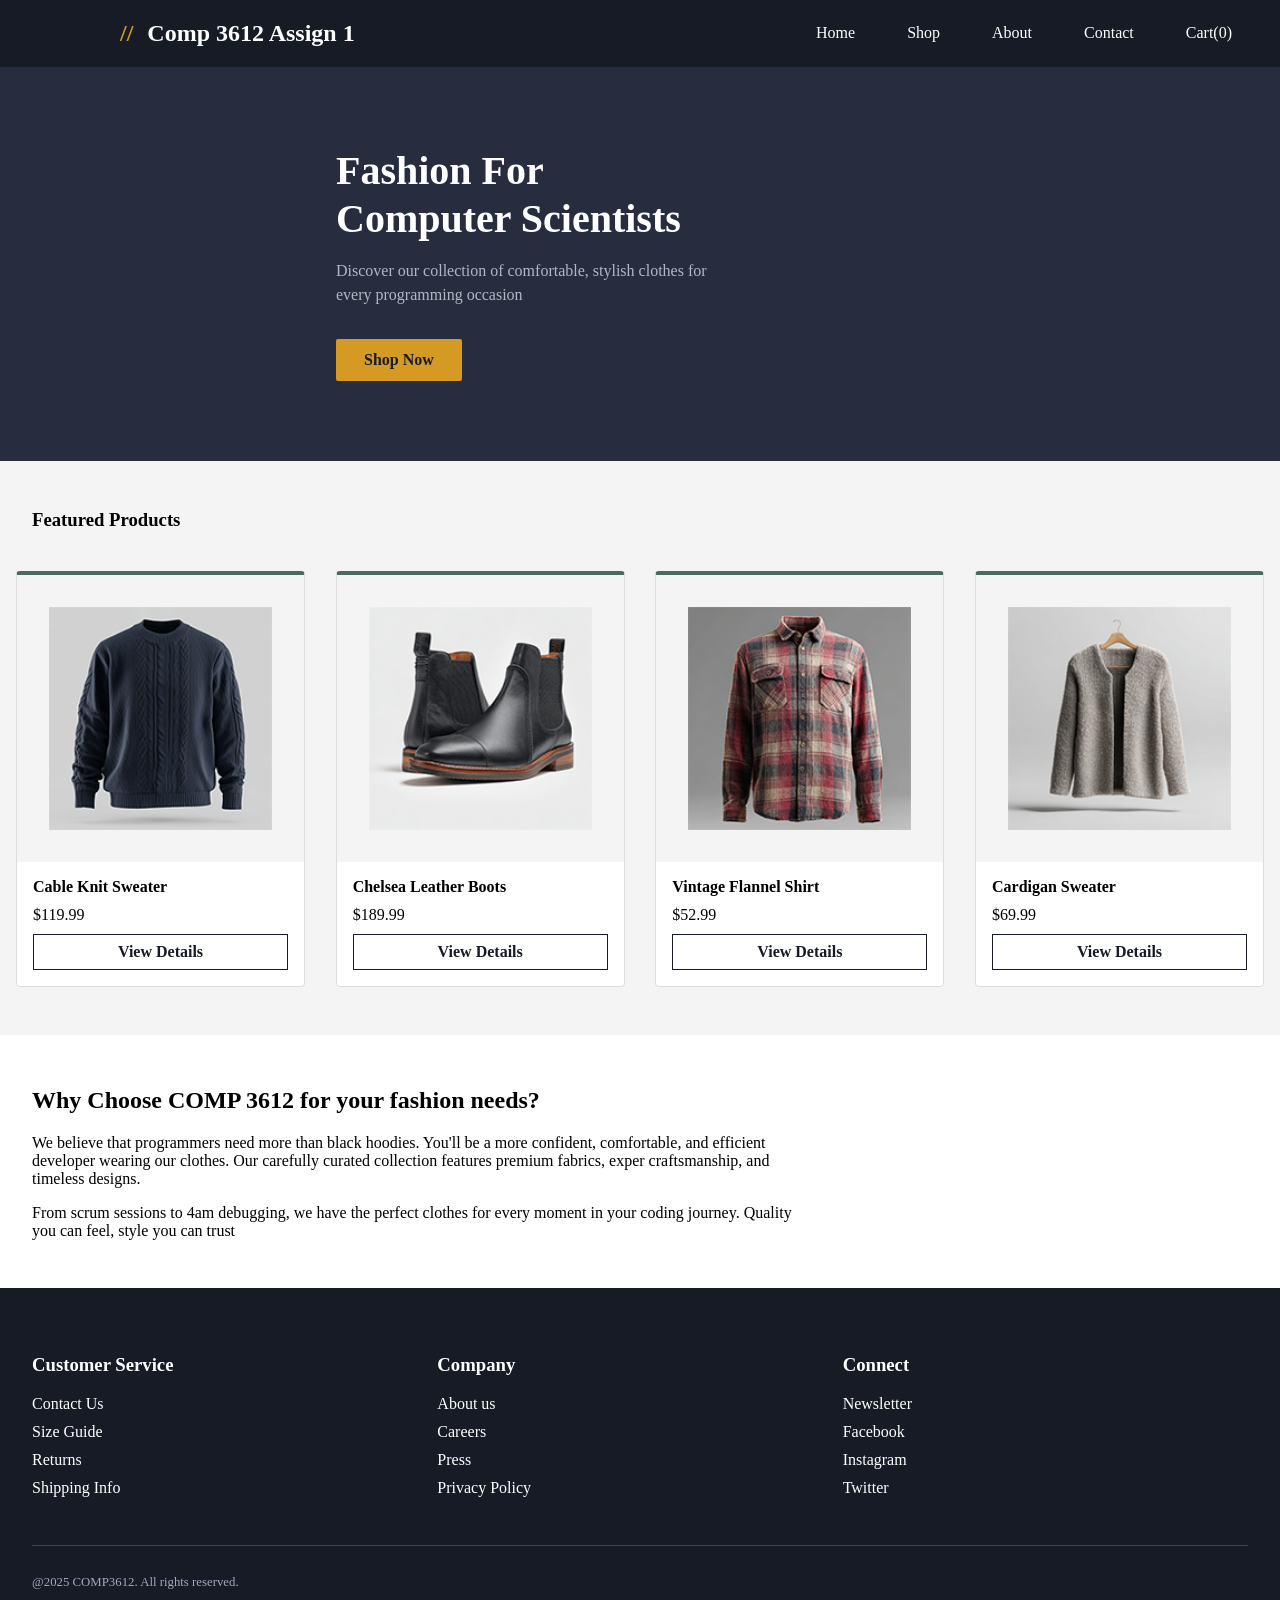
<file: index.html>
<!DOCTYPE html>
<head>
    <meta charset="utf-8">
    <title>Comp 3612 Assignment 1</title>
    <link href="styles.css" rel="stylesheet">

</head>
<body>
    <header>
        <h2><span class = "header-slash">//</span> Comp 3612 Assign 1</h2>
        <nav>
            <a href="index.html" class="NavButton">Home</a>
            <a href="#" class="NavButton">Shop</a>
            <a href="about.html" class="NavButton">About</a>
            <a href="#" class="NavButton">Contact</a>
            <a href="#" class="NavButton">Cart(0)</a>
        </nav>
    </header>
    <section class="hero">
        <div class = "hero-content">
            <h1>Fashion For<br> Computer Scientists</h1>
            <p>Discover our collection of comfortable, stylish clothes for every programming occasion</p>
            <a href="#" class="hero-button">Shop Now</a>
        </div>
    </section>
    <main>
        <article class = "featured-section">
            <h3> Featured Products</h3>
            <div class="Product-grid">
                <section class = "Products">
                    <div class = "product-image-container">
                        <img src="images/003-small-front.png">
                    </div>
                    <div class="product-info">
                        <h4>Cable Knit Sweater</h4>
                        <p class="prices">$119.99</p>
                        <a href="product.html" class="ProductButton">View Details</a>
                    </div>
                </section>
                <section class = "Products">
                    <div class = "product-image-container">
                        <img src="images/008-small-front.png">
                    </div>
                    <div class="product-info">
                        <h4>Chelsea Leather Boots</h4>
                        <p class = "prices">$189.99</p>
                        <a href="product.html" class ="ProductButton">View Details</a>
                    </div>
                </section>
                <section class = "Products">
                    <div class = "product-image-container">
                        <img src="images/011-small-front.png">
                    </div>
                    <div class="product-info">
                        <h4>Vintage Flannel Shirt</h4>
                        <p class = "prices">$52.99</p>
                        <a href="product.html" class = "ProductButton">View Details</a>
                    </div>
                </section>
                <section class = "Products">
                    <div class = "product-image-container">
                        <img src="images/009-small-front.png">
                    </div>
                    <div class="product-info">
                        <h4>Cardigan Sweater</h4>
                        <p class = "prices">$69.99</p>
                        <a href="product.html" class = "ProductButton">View Details</a>
                    </div>
                </section>
            </div>
        </article>
        <section class= "mission-statement">
            <h2>Why Choose COMP 3612 for your fashion needs?</h2>
            <p>We believe that programmers need more than black hoodies. You'll be a more
            confident, comfortable, and efficient developer wearing our clothes. Our carefully curated collection features premium fabrics, exper craftsmanship, and timeless designs.</p>
            
            <p>From scrum sessions to 4am debugging, we have the perfect clothes for every moment in your coding journey. Quality you can feel, style you can trust</p>
        </section>
    </main>
        <footer>
            <div class ="Footer-Information">
                <div class="Footer-Column">
                    <h3>Customer Service</h3>
                    <ul>
                        <li><a href="#">Contact Us</a></li>
                        <li><a href ="#">Size Guide</a></li>
                        <li><a href="#">Returns</a></li>
                        <li><a href="#">Shipping Info</a></li>
                    </ul>
                </div>
                <div class="Footer-Column">
                <h3>Company</h3>
                    <ul>
                        <li><a href="about.html">About us</a></li>
                        <li><a href="#">Careers</a></li>
                        <li><a href="#">Press</a></li>
                        <li><a href="#">Privacy Policy</a></li>
                    </ul>
                </div>
                <div class="Footer-Column">
                    <h3>Connect</h3>
                    <ul>
                        <li><a href="#">Newsletter</a></li>
                        <li><a href="#">Facebook</a></li>
                        <li><a href="#">Instagram</a></li>
                        <li><a href="#">Twitter</a></li>
                    </ul>
                </div>
                </div>
            <div class="footer-extras">
                <p>@2025 COMP3612. All rights reserved.</p>
            </div>
        </footer>

</body>
</file>
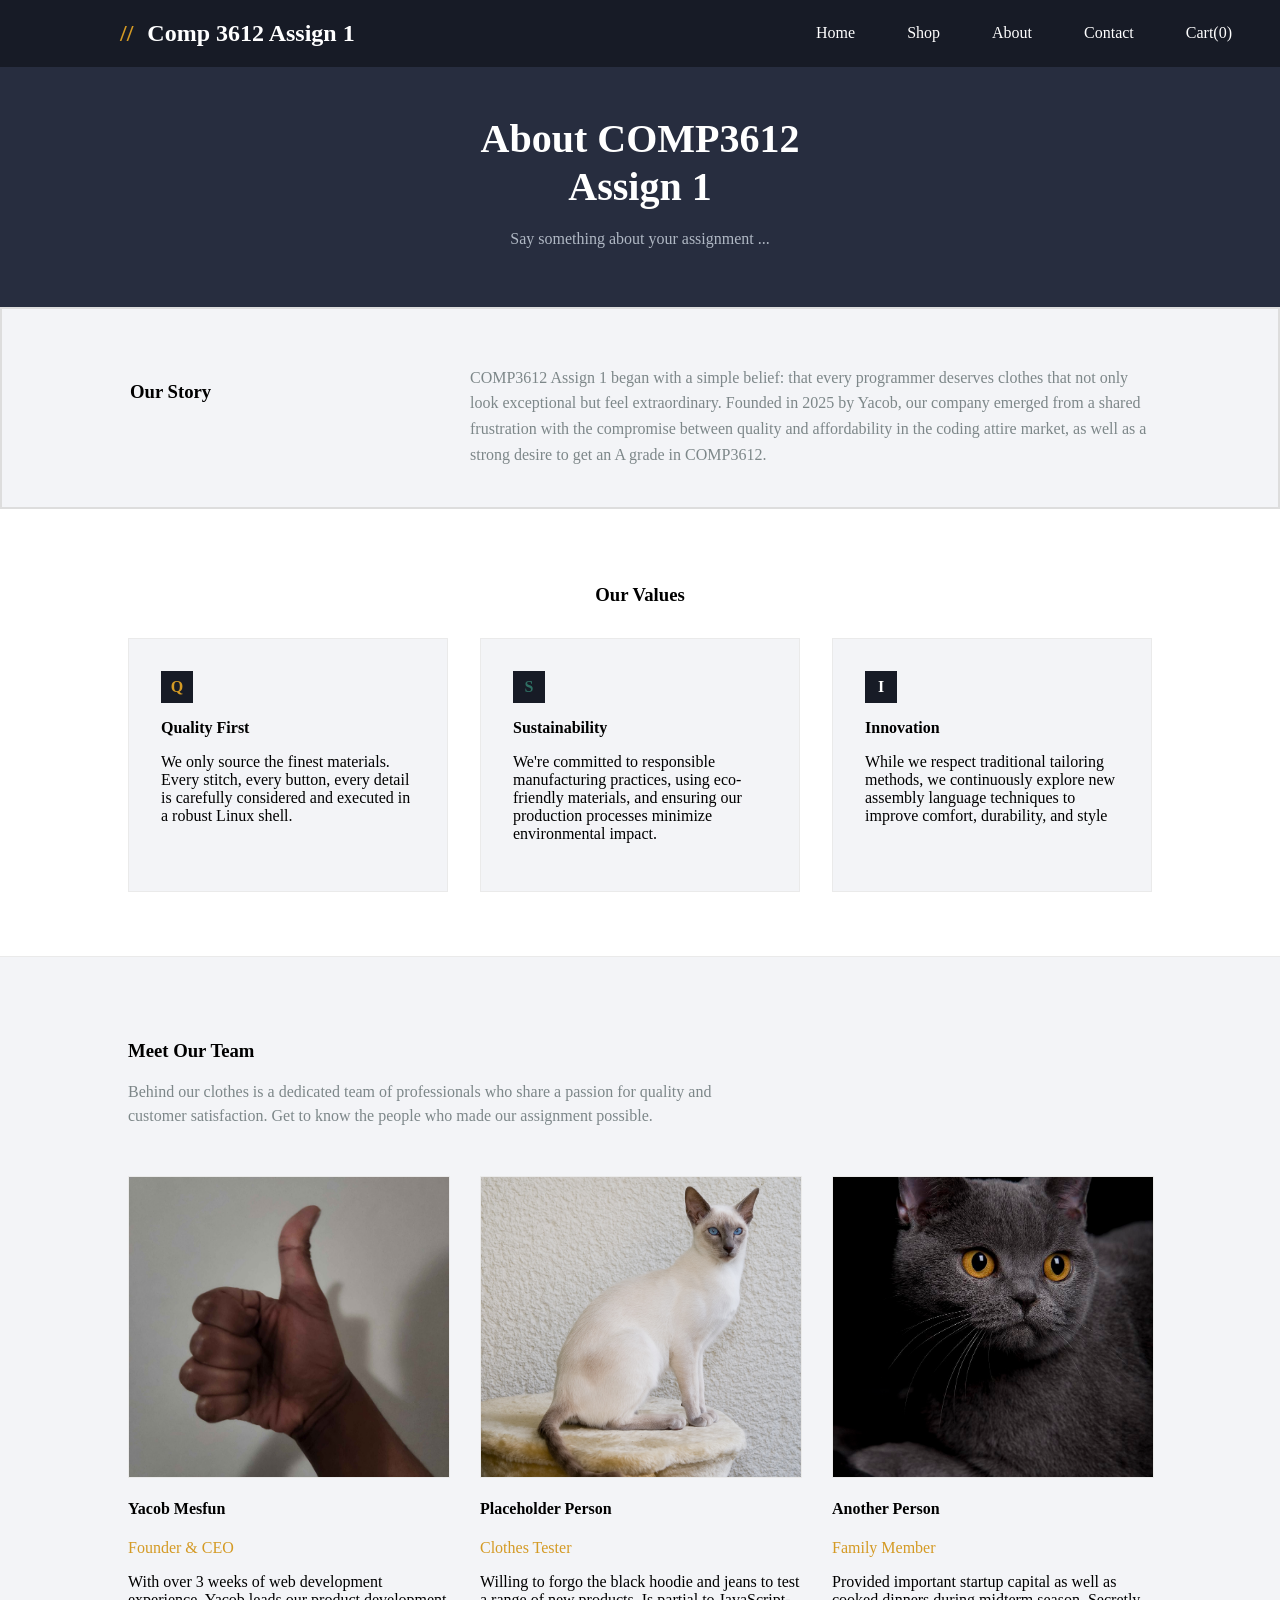
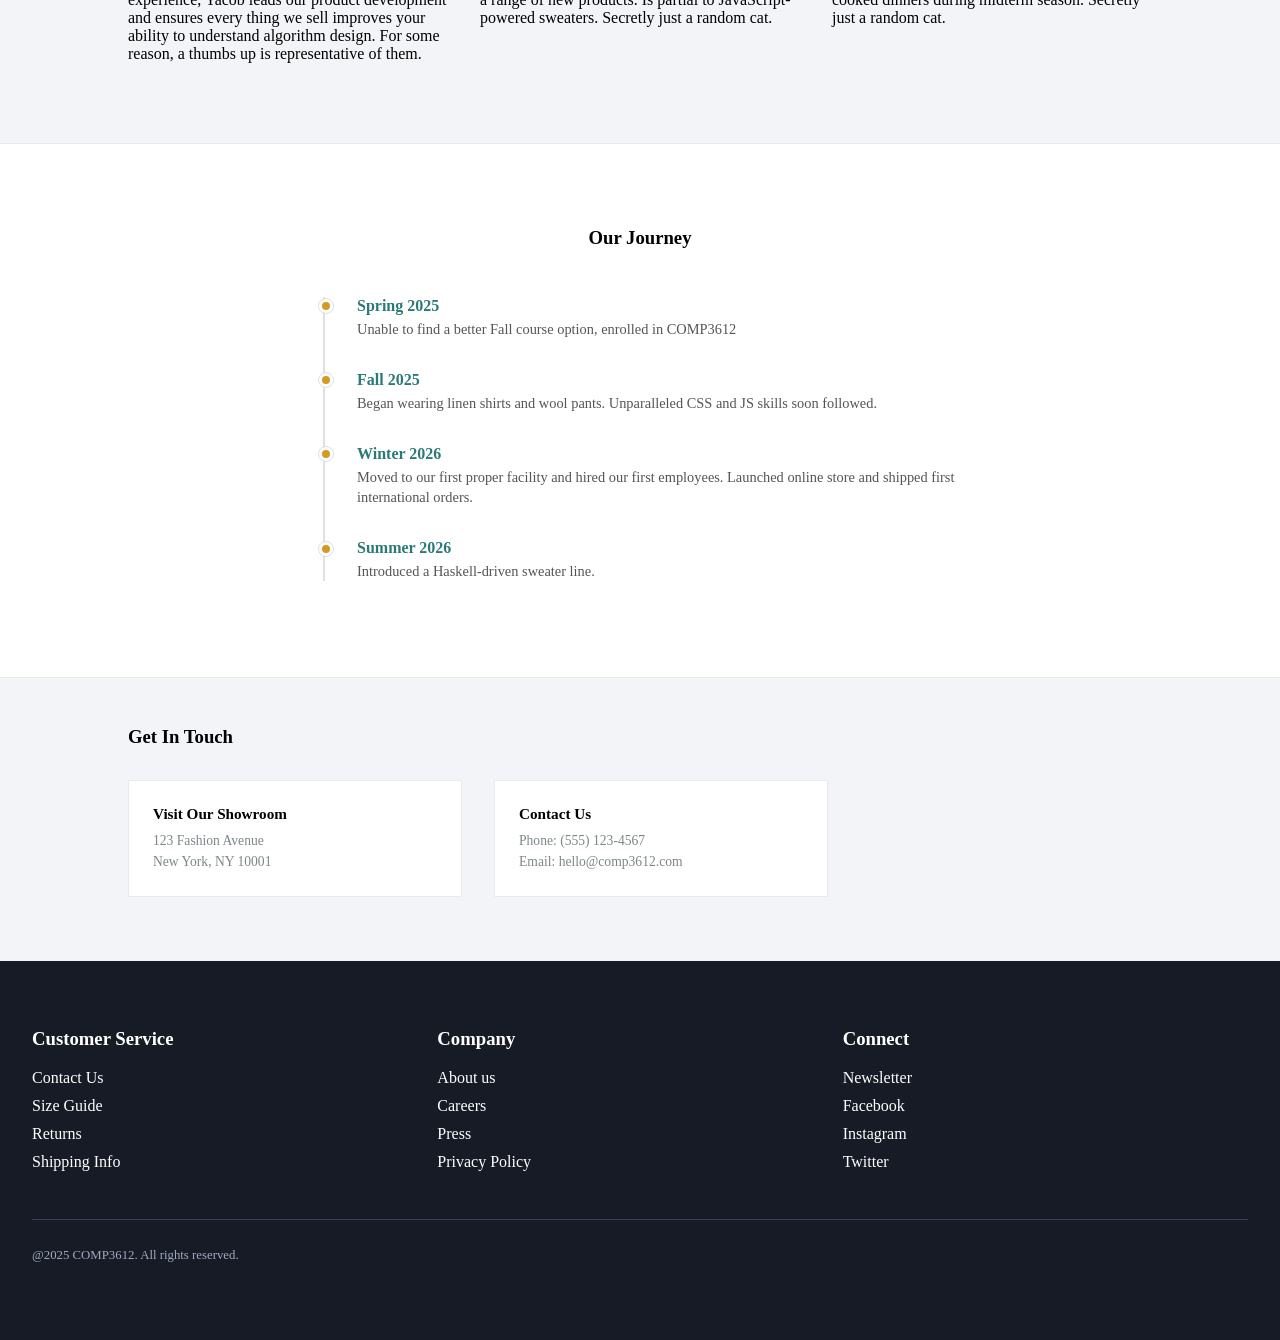
<file: about.html>
<!DOCTYPE html>
<head>
    <meta charset="utf-8">
    <title>Comp 3612 Assignment 1</title>
    <link href="styles.css" rel="stylesheet">

</head>
<body>
    <header>
        <h2><span class = "header-slash">//</span> Comp 3612 Assign 1</h2>
        <nav>
            <a href="index.html" class="NavButton">Home</a>
            <a href="#" class="NavButton">Shop</a>
            <a href="about.html" class="NavButton">About</a>
            <a href="#" class="NavButton">Contact</a>
            <a href="#" class="NavButton">Cart(0)</a>
        </nav>
    </header>
    <section class="hero-about">
        <div class="hero-content" style="text-align: center; margin: 0 auto;">
            <h1>About COMP3612 Assign 1</h1>
            <p>Say something about your assignment ...</p>
        </div>
    </section>

    <main>
        <section class="our-story">
            <div class="story-title">
                <h3>Our Story</h3>
            </div>
            <div class="story-text">
                <p>COMP3612 Assign 1 began with a simple belief: that every programmer deserves clothes that not only look exceptional but feel extraordinary. Founded in 2025 by Yacob, our company emerged from a shared frustration with the compromise between quality and affordability in the coding attire market, as well as a strong desire to get an A grade in COMP3612.</p>
            </div>
        </section>
        <section class="about-our-values">
            <h3>Our Values</h3>
            <div class="about-values">
                <div class="value-card">
                    <div class="value-icon-q">Q</div>
                    <h4> Quality First</h4>
                    <p>We only source the finest materials. Every stitch, every button, every detail is carefully considered and executed in a robust Linux shell.</p>
                </div>
                <div class="value-card">
                    <div class="value-icon-s">S</div>
                    <h4>Sustainability</h4>
                    <p>We're committed to responsible manufacturing practices, using eco-friendly materials, and ensuring our production processes minimize environmental impact.</p>
                </div>
                <div class="value-card">
                    <div class="value-icon-i">I</div>
                    <h4>Innovation</h4>
                    <p>While we respect traditional tailoring methods, we continuously explore new assembly language techniques to improve comfort, durability, and style</p>
                </div>

            </div>

        </section>
        <section class = "meet-our-team">
            <div class="team-header">
                <h3>Meet Our Team</h3>
                <p>Behind our clothes is a dedicated team of professionals who share a passion for quality and customer satisfaction. Get to know the people who made our assignment possible.</p>
            </div>
            <div class ="team-grid">
                <div class= "team-mate">
                    <img src="images/20261009_053830.jpg" class="team-photo" alt="[CEO]">
                    <h4>Yacob Mesfun</h4>
                    <span class= "team-role">Founder & CEO</span>
                    <p>With over 3 weeks of web development experience, Yacob leads our product development and ensures every thing we sell improves your ability to understand algorithm design. For some reason, a thumbs up is representative of them.</p>
                </div>
                <div class= "team-mate">
                    <img src="images/wiki_cat1.jpg" class="team-photo" alt="[Clothes Tester]">
                    <h4>Placeholder Person</h4>
                    <span class= "team-role">Clothes Tester</span>
                    <p>Willing to forgo the black hoodie and jeans to test a range of new products. Is partial to JavaScript-powered sweaters. Secretly just a random cat.</p>
                </div>
                <div class= "team-mate">
                    <img src="images/wiki_cat2.jpg" class="team-photo" alt="[Family Member]">
                    <h4>Another Person</h4>
                    <span class= "team-role">Family Member</span>
                    <p>Provided important startup capital as well as cooked dinners during midterm season. Secretly just a random cat.</p>
                </div>
            </div>
        </section>
        <section class = "Our-Journey">
            <h3>Our Journey</h3>
            <div class="timeline">
                <div class="timeline-item">
                    <span class="dot"></span>
                    <span class = "timeline-date">Spring 2025</span>
                    <p>Unable to find a better Fall course option, enrolled in COMP3612</p>
                </div>
                <div class="timeline-item">
                    <span class="dot"></span>                    
                    <span class = "timeline-date">Fall 2025</span>
                    <p>Began wearing linen shirts and wool pants. Unparalleled CSS and JS skills soon followed.</p>
                </div>
                <div class="timeline-item">
                    <span class="dot"></span>
                    <span class = "timeline-date">Winter 2026</span>
                    <p>Moved to our first proper facility and hired our first employees. Launched online store and shipped first international orders.</p>
                </div>
                <div class="timeline-item">
                    <span class="dot"></span>
                    <span class = "timeline-date">Summer 2026</span>
                    <p>Introduced a Haskell-driven sweater line.</p>
                </div>
            </div>
        </section>
        <section class="get-in-touch">
            <h3>Get In Touch</h3>
            <div class="touch-grid">
                <div class="touch-item">
                    <h4>Visit Our Showroom</h4>
                    <p>123 Fashion Avenue<br>New York, NY 10001</p>
                </div>
                <div class="touch-item">
                    <h4>Contact Us</h4>
                    <p>Phone: (555) 123-4567<br>Email: hello@comp3612.com</p>

                </div>
            </div>
        </section>



    </main>
        <footer>
            <div class ="Footer-Information">
                <div class="Footer-Column">
                    <h3>Customer Service</h3>
                    <ul>
                        <li><a href="#">Contact Us</a></li>
                        <li><a href ="#">Size Guide</a></li>
                        <li><a href="#">Returns</a></li>
                        <li><a href="#">Shipping Info</a></li>
                    </ul>
                </div>
                <div class="Footer-Column">
                <h3>Company</h3>
                    <ul>
                        <li><a href="about.html">About us</a></li>
                        <li><a href="#">Careers</a></li>
                        <li><a href="#">Press</a></li>
                        <li><a href="#">Privacy Policy</a></li>
                    </ul>
                </div>
                <div class="Footer-Column">
                    <h3>Connect</h3>
                    <ul>
                        <li><a href="#">Newsletter</a></li>
                        <li><a href="#">Facebook</a></li>
                        <li><a href="#">Instagram</a></li>
                        <li><a href="#">Twitter</a></li>
                    </ul>
                </div>
                </div>
            <div class="footer-extras">
                <p>@2025 COMP3612. All rights reserved.</p>
            </div>
        </footer>
</body>
</file>
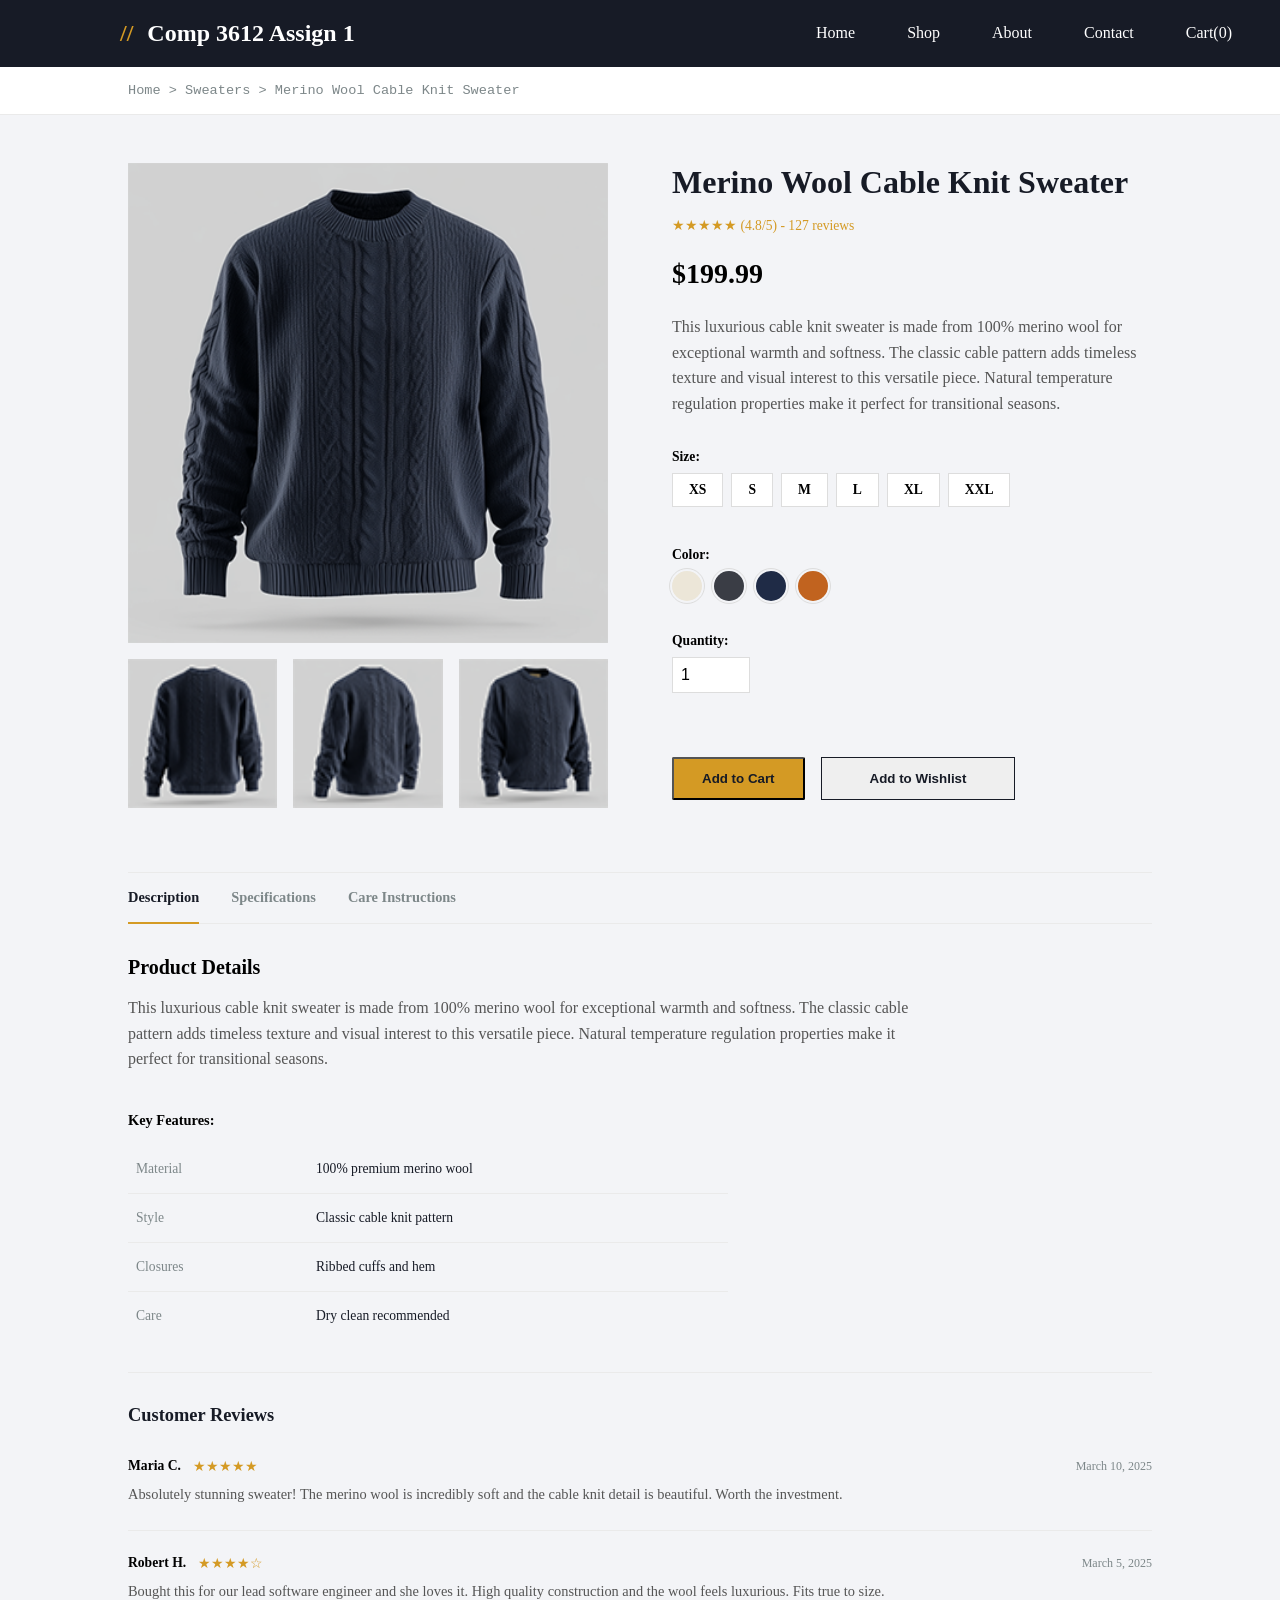
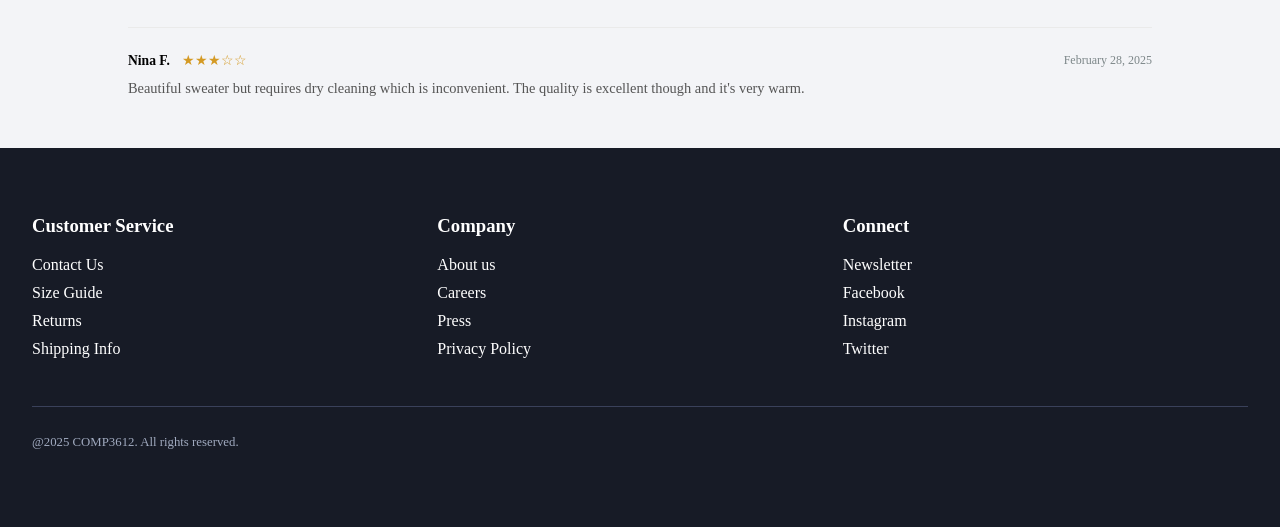
<file: product.html>
<!DOCTYPE html>
<head>
    <meta charset="utf-8">
    <title>Comp 3612 Assignment 1</title>
    <link href="styles.css" rel="stylesheet">

</head>
<body>
    <header>
        <h2><span class = "header-slash">//</span> Comp 3612 Assign 1</h2>
        <nav>
            <a href="index.html" class="NavButton">Home</a>
            <a href="#" class="NavButton">Shop</a>
            <a href="about.html" class="NavButton">About</a>
            <a href="#" class="NavButton">Contact</a>
            <a href="#" class="NavButton">Cart(0)</a>
        </nav>
    </header>
    <div class="directory-path">
        <p>Home > Sweaters > Merino Wool Cable Knit Sweater</p>
    </div>
    <main class="product-page">
        <section class="product-main">
            <div class="product-images">
                <div class="product-container"><img src="images/003-medium-front.png" alt="Merino Wool Sweater"></div>
                <div class="product-thumbnails">
                    <img src="images/003-thumb-back.png" alt="Sweater 1">
                    <img src="images/003-thumb-back-angle.png" alt="Sweater 2">
                    <img src="images/003-thumb-front-angle.png" alt="Sweater 3">
                </div>
            </div>
            <section class="product-details">
                <h1>Merino Wool Cable Knit Sweater</h1>
                <div class="product-reviews">
                    <span class="stars">★★★★★ (4.8/5) - 127 reviews</span>
                </div>
                <h2 class="product-price">$199.99</h2>
                <p class="product-description">This luxurious cable knit sweater is made from 100% merino wool for exceptional warmth and softness. The classic cable pattern adds timeless texture and visual interest to this versatile piece. Natural temperature regulation properties make it perfect for transitional seasons.</p>
                <form action="https://www.randyconnolly.com/tests/process.php" method="post">
                    <input type="hidden" name="id" value="3">
                    <div class="product-options">
                        <label>Size:</label>
                        <div class="size-buttons">
                            <input type="radio" id="size-xs" name="size" value="XS" class="hidden-radio">
                            <label for="size-xs" class="size-button">XS</label>
                            <input type="radio" id="size-s" name="size" value="S" class="hidden-radio">
                            <label for="size-s" class="size-button">S</label>
                            <input type="radio" id="size-m" name="size" value="M" class="hidden-radio">
                            <label for="size-m" class="size-button">M</label>
                            <input type="radio" id="size-l" name="size" value="L" class="hidden-radio">                                
                            <label for="size-l" class="size-button">L</label>
                            <input type="radio" id="size-xl" name="size" value="XL" class="hidden-radio">                                
                            <label for="size-xl" class="size-button">XL</label>
                            <input type="radio" id="size-xxl" name="size" value="XXL" class="hidden-radio">                                
                            <label for="size-xxl" class="size-button">XXL</label>
                        </div>
                    </div>
                    <div class="product-options">
                        <label>Color:</label>
                        <div class="color-buttons">
                            <input type="radio" id="color-cream" name="color" value="Cream" class="hidden-radio">
                            <label for="color-cream" class="color-dot sugar-quill"></label>
                            
                            <input type="radio" id="color-charcoal" name="color" value="Charcoal" class="hidden-radio">
                            <label for="color-charcoal" class="color-dot dark-gray"></label>

                            <input type="radio" id="color-navy" name="color" value="Navy" class="hidden-radio">
                            <label for="color-navy" class="color-dot dark-blue"></label>

                            <input type="radio" id="color-burgundy" name="color" value="Burgundy" class="hidden-radio">
                            <label for="color-burgundy" class="color-dot rust-orange"></label>
                        </div>
                    </div>
                    <div class="product-options">
                        <label>Quantity:</label>
                        <input type="number" name="quantity" value="1" min="1" class="quantity-input">
                    </div>
                    <div class="product-actions">
                        <button type="submit" class="hero-button">Add to Cart</a>
                        <button type="button" class="ProductButton">Add to Wishlist</a>
                    </div>
                </form>
            </section>
        </section>
        <section class="product-info-tabs">
            <div class="info-headers">
                <span class="active-info">Description</span>
                <span>Specifications</span>
                <span>Care Instructions</span>
            </div>
            <div class="info-content">
                <h3>Product Details</h3>
                <p>This luxurious cable knit sweater is made from 100% merino wool for exceptional warmth and softness. The classic cable pattern adds timeless texture and visual interest to this versatile piece. Natural temperature regulation properties make it perfect for transitional seasons.</p>
                <h4>Key Features:</h4>
                <div class ="feature-table">
                    <div class="feature-row">
                        <span class="feature-key">Material</span>
                        <span class="feature-value">100% premium merino wool</span>
                    </div>
                    <div class="feature-row">
                        <span class="feature-key">Style</span>
                        <span class="feature-value">Classic cable knit pattern</span>
                    </div>
                    <div class="feature-row">
                        <span class="feature-key">Closures</span>
                        <span class="feature-value">Ribbed cuffs and hem</span>
                    </div>
                    <div class="feature-row">
                        <span class="feature-key">Care</span>
                        <span class="feature-value">Dry clean recommended</span>
                    </div>                    
                </div>
            </div>
            <section class="customer-reviews">
                <h3>Customer Reviews</h3>
                <div class="review-info">
                    <div class="review-heading">
                        <span class="reviewer-name">Maria C.</span>
                        <span class="stars">★★★★★</span>
                        <span class="review-date">March 10, 2025</span>
                    </div>
                    <p class="review">Absolutely stunning sweater! The merino wool is incredibly soft and the cable knit detail is beautiful. Worth the investment.</p>
                </div>
                <div class="review-info">
                    <div class="review-heading">
                        <span class="reviewer-name">Robert H.</span>
                        <span class="stars">★★★★☆</span>
                        <span class="review-date">March 5, 2025</span>
                    </div>
                    <p class="review">Bought this for our lead software engineer and she loves it. High quality construction and the wool feels luxurious. Fits true to size.</p>
                </div>
                <div class="review-info">
                    <div class="review-heading">
                        <span class="reviewer-name">Nina F.</span>
                        <span class="stars">★★★☆☆</span>
                        <span class="review-date">February 28, 2025</span>
                    </div>
                    <p class="review">Beautiful sweater but requires dry cleaning which is inconvenient. The quality is excellent though and it's very warm.</p>
                </div>
            </section>
        </section>
    </main>
    <footer>
        <div class ="Footer-Information">
            <div class="Footer-Column">
                <h3>Customer Service</h3>
                <ul>
                    <li><a href="#">Contact Us</a></li>
                    <li><a href ="#">Size Guide</a></li>
                    <li><a href="#">Returns</a></li>
                    <li><a href="#">Shipping Info</a></li>
                </ul>
            </div>
            <div class="Footer-Column">
            <h3>Company</h3>
                <ul>
                    <li><a href="about.html">About us</a></li>
                    <li><a href="#">Careers</a></li>
                    <li><a href="#">Press</a></li>
                    <li><a href="#">Privacy Policy</a></li>
                </ul>
            </div>
            <div class="Footer-Column">
                <h3>Connect</h3>
                <ul>
                    <li><a href="#">Newsletter</a></li>
                    <li><a href="#">Facebook</a></li>
                    <li><a href="#">Instagram</a></li>
                    <li><a href="#">Twitter</a></li>
                </ul>
            </div>
            </div>
        <div class="footer-extras">
            <p>@2025 COMP3612. All rights reserved.</p>
        </div>
    </footer>
</body>
</file>
<file: styles.css>
body{
    background: white;
    margin: 0em 0em;

}
header{
    background-color: #171b26;
    color: white;
    display: flex;
    justify-content: space-between;
    align-items: center;
    padding: 0rem 2rem 0rem;
}
header nav {
    display: flex;
    gap: 20px;
}
.header-slash{
    color: #d49a24;
    margin-right: 0.5rem;
    padding-left: 5.5rem;
}
.NavButton{
    color: white;
    text-decoration: none; 
    padding: 0.5rem 1rem;
}
.NavButton:hover{
    color: #ffd700;
    background-color: #34495e;
}
.hero {
    background-color: #272d3f;
    color: white;
    text-align: center;
    padding: 5rem 2rem;
}

.hero-content {
    max-width: 25rem; 
    text-align: left; 
    margin-left: 25%;

}

.hero-content h1 {
    font-size: 2.5rem;
    margin: 0 0 1rem 0;
    line-height: 1.2;
}

.hero-content p {
    font-size: 1rem;
    color: #b0b8c4;
    margin: 0 0 2rem 0;
    line-height: 1.5;
}
.hero-button{
    display:inline-block;
    background-color: #d49a24;
    color: #171b26;
    padding: 0.75rem 1.75rem;
    text-decoration: none;
    font-weight: bold;
    border-radius: 2px;
}

.hero-button:hover{
    color: white;
}
.hero-about{
    background-color: #272d3f;
    color: white;
    margin-left: 0;
    text-align: center;
    padding: 3rem 2rem 1.5rem 2rem;
}

.our-story{
    display: flex;
    justify-content: space-between;
    padding: 4rem 10% 2.5rem 10%;
    background-color: #f3f4f7;
    border: 2px solid #ddd;
}
.story-title{
    flex: 1;
}
.story-text{
    flex: 2;
    color: #7d8789;
    line-height: 1.6;
}
.story-title h3{
    margin-top: 0.5rem;
}
.story-text p{
    margin-top: -0.5rem;
    margin-bottom: 0;
}
.featured-section {
    background-color: #f4f4f4;
    padding: 3rem 0 2rem 0; 
}
.featured-section h3 {
    padding: 0 2rem; 
    margin: 0 0 1.5rem 0; 
}
.Product-grid {
    display: flex;
    justify-content: space-between;
    gap: 20px;
    padding: 1rem;
}
.Products{
    background: white;
    border: 1px solid #ddd;
    border-top: 4px solid #4a6b5d;
    display: flex;
    flex-direction: column;
    width: 23%;
    border-radius:4px;
}
.Products:hover{
    border-top: 4px solid #ffd700;
}
.product-image-container{
    background-color: #f4f4f4;
    padding: 2rem;
    display: flex;
    justify-content: center;
}
.product-info{
    padding: 1rem;
    display: flex;
    flex-direction: column;
    gap: 10px;
}
.product-info h4, .product-info p{
    margin:0;
}
.product-container {
    background-color: #e8e8e8; 
    display: flex;
    justify-content: center;
    align-items: center;
    overflow:hidden;
}

.product-container img {
    width: 100%;
    height: 100%; 
    object-fit: cover;
    display: block;
}

.product-reviews {
    font-size: 0.85rem;
    color: #7d8789;
    margin-bottom: 1.5rem;
}

.product-info-tabs {
    margin-top: 4rem; 
}

.info-headers {
    display: flex;
    gap: 2rem;
    border-top: 1px solid #eaeaea;
    border-bottom: 1px solid #eaeaea;
    padding: 1rem 0 0 0;
    margin-bottom: 2rem;
    font-size: 0.9rem;
    font-weight: bold;
    color: #7d8789;
}
.info-headers span{
    display: inline-block;
}
.info-headers span{
    display:inline-block;
    padding-bottom: 1rem;
    margin-bottom:  -1px;
}
.active-info {
    color: #171b26;
    border-bottom: 2px solid #d49a24;
}

.info-content h3 {
    margin: 0 0 1rem 0;
    font-size: 1.25rem;
}

.info-content p {
    color: #555;
    line-height: 1.6;
    margin-bottom: 2.5rem;
    max-width: 800px;
}

.info-content h4 {
    font-size: 0.9rem;
    margin-bottom: 1rem;
}
.features-table {
    width: 100%;
    max-width: 600px;
    border-collapse: collapse;
    font-size: 0.85rem;
}

.features-table td {
    padding: 1rem 0;
    border-bottom: 1px solid #eaeaea;
    color: #171b26;
}

.features-table td:first-child {
    width: 30%;
    color: #7d8789;
}
.feature-row {
    display: flex;
    padding: 1rem 0;
    border-top: 1px solid #eaeaea;
    font-size: 0.85rem;
}
.feature-row:first-of-type{/*Not entirely a recipe, but i got the idea from https://www.w3schools.com/cssref/sel_first-of-type.php */
    border-top: none;
}
.ProductButton{
    display: inline-block;
    text-align: center;
    padding: 0.5rem 3rem;
    color: #171b26;
    border: 1px solid #171b26;
    text-decoration: none;
    font-weight: bold;
}
.feature-table{
    width:100%;
    max-width:600px;
    display: flex;
    flex-direction: column;
}

.feature-key{
    width: 30%;
    color: #7d8789;
    padding-left: 0.5rem;
}
.feature-value{
    color: #171b26;
}
.ProductButton:hover{
    background-color:  #171b26;
    color: white;
}

.mission-statement{
    padding: 2rem 2rem;
    background-color: white;
    max-width: 60%;
}
.about-our-values{
    background-color: white;
    padding: 3.5rem 10% 4rem 10%;
    text-align: center;
}
.about-values{
    display: flex;
    gap: 2rem;
    margin-top: 2rem;

}
.value-card{
    background-color: #f3f4f7;
    padding: 2rem;
    flex: 1;
    text-align: left;
    border: 1px solid #eaeaea;

}
.value-icon-q, .value-icon-s, .value-icon-i {
    background-color: #171b26;
    width: 2rem;
    height: 2rem;
    display: flex;
    align-items: center;
    justify-content: center;
    font-weight: bold;
    margin-bottom: 1rem;
}
.value-icon-q{
    color: #d49a24;
}
.value-icon-s{
    color: #2f6f63;
}
.value-icon-i{
    color: white;

}
.value-card h4{
    margin: 0 0 1rem 0;
}
.meet-our-team{
    padding: 4rem 10%;
    border-top: 1px solid #eaeaea;
    border-bottom:1px solid #eaeaea;
    background-color: #f3f4f7;
}
.team-header{
    margin-bottom: 3rem;
    max-width: 600px;
}
article h3{
    padding: 1.5rem;
}
.team-header p{
    color:#7d8789;
    line-height: 1.5;
}
.team-grid{
    display: flex;
    gap: 2rem;
    flex-direction:row;   
}
.team-mate{
    flex: 1;
    text-align: left;
}
.customer-reviews{
    border-top: 1px solid #eaeaea;
    margin-top: 2rem;
    padding-top: 2rem;
}

.customer-reviews h3{
    margin: 0 0 2rem 0;
    font-size: 1.15rem;
    color: #171b26;
}
.review-info{
    border-top: 1px solid #eaeaea;
    padding-top:1.5rem;
    margin-top: 1.5rem;
}
.review-info:first-of-type { /*Not entirely a recipe, but i got the idea from https://www.w3schools.com/cssref/sel_first-of-type.php */
    border-top: none;
    padding-top: 0;
    margin-top: 0;
}
.review-heading{
    display:flex;
    align-items: center;
    gap: 0.75rem;
    margin-bottom: 0.5rem;
    font-size: 0.85rem;

}
.reviewer-name{
    font-weight: bold;
}
.review-date{
    margin-left: auto;
    color: #7d8789;
    font-size: 0.75rem;
}
.review{
    margin: 0;
    color: #555;
    line-height: 1.6;
    font-size: 0.9rem;
}
.team-photo{
    background-color: white;
    border: 1px solid #eaeaea;
    height: 300px;
    width: 100%;
    display: flex;
    align-items: center;
    justify-content: center;
    color: #7d8789;
    object-fit: cover;
    margin-bottom: 1rem;
}
.team-member h4{
    margin: 0 0 0.25rem 0;
}
.team-role{
    display:block;
    color: #d49a24;
    margin-bottom: 1rem;
}
.team-member p{
    color: #7d8789;
    line-height: 1.5;
    font-size: 0.9rem;
}
.Our-Journey{
    padding: 4rem 10%;
    background-color: white;
    border-bottom: 1px solid #eaeaea;
}
.Our-Journey h3{
    text-align: center;
    margin-bottom: 3rem;
}
.dot {
    position: absolute;
    left: -2.40rem;
    top: 0.15rem;
    width: 8px;
    height: 8px;
    border-radius: 50%;
    background-color: #d49a24;
    border: 3px solid white;
    outline: 1px solid #e0e0e0;
}
.directory-path {
    padding: 1rem 10%;
    background-color: white;
    border-bottom: 1px solid #eaeaea;
    font-size: 0.85rem;
    color: #7d8789;
    font-family: monospace;
}
.directory-path p{
    margin:0;
}
.product-page{
    background-color: #f3f4f7;
    padding: 3rem 10%;
}
.product-main{
    display: flex;
    gap: 4rem;
}
.product-images{
    flex:1;
    display:flex;
    flex-direction: column;
    gap: 1rem;
}
.product-image-container img{
    width: 100%;
    display:block;
}
.product-thumbnails{
    display:flex;
    gap:1rem;
}
.product-thumbnails img{
    flex: 1;
    width: 100%;
}
.product-details{
    flex:1;
    text-align: left;
}
.product-details h1{
    font-size: 2rem;
    color: #171b26;
    margin: 0 0 1rem 0;
    line-height:  1.2;
}
.product-reviews{
    font-size: 0.85rem;
    color: #7d8789;
}
.stars {
    color:#d49a24;
}
.product-price{
    font-size: 1.75rem;
    margin: 0 0 1.5rem 0;
}
.product-description{
    color: #555;
    line-height: 1.6;
    margin-bottom: 2rem;
}
.product-options label{
    display: block;
    font-size: 0.85rem;
    font-weight: bold;
    margin-bottom: 0.5rem;
}
.hidden-radio {
    display: none;
}
.size-buttons {
    display: flex;
    gap: 0.5rem;
    margin-bottom: 2rem;
}
.size-button {
    background: white;
    border: 1px solid #ddd;
    padding: 0.5rem 1rem;
    cursor: pointer;
    display: inline-block;
}
.size-button:hover {
    border-color: #171b26;
}
.hidden-radio:checked + .size-button { /*Not entirely a recipe, but i got the idea from: https://www.w3schools.com/cssref/sel_checked.php*/
    border-color: #171b26;
    background-color: #eaeaea;
}
.hidden-radio:checked + .color-dot {
    outline: 2px solid #171b26;
}
.product-actions{
    display: flex;
    gap: 1rem;
    margin-top: 2rem;
}
.color-buttons{
    display: flex;
    gap: 0.75rem;
    margin-bottom: 1.5rem;
}
.color-dot{
    width: 26px;
    height: 26px;
    border-radius: 50%;
    border:2px solid transparent;
    padding: 0;
    outline: 1px solid #ddd;
    outline-offset:2px;
}
.color-dot:hover {
    outline: 2px solid #171b26;
}
.sugar-quill{
    background-color: #ece6d8;
}
.dark-gray{
    background-color: #3a3d45;
}
.dark-blue{
    background-color: #1f2b46;
}
.rust-orange{
    background-color: #c1631f;
}
.quantity-input{
    width: 60px;
    padding: 0.5rem;
    border: 1px solid #ddd;
    font-size: 1rem;
    margin-bottom: 2rem;
}
.timeline{
    max-width: 600px;
    margin: 0 auto;
    border-left: 2px solid #e0e0e0;
    padding-left: 2rem;
}
.timeline-item{
    position: relative;
    margin-bottom: 2rem;
}

.timeline-date{
    color: #2b7a78;
    font-weight: bold;
    display:block;
    margin-bottom:0.25rem;
}
.timeline-item p{
    color: #555;
    margin: 0;
    font-size: 0.9rem;
    line-height: 1.4;
}
.get-in-touch {
    padding: 4rem 10% 4rem 10%;
    background-color: #f3f4f7;
}

.get-in-touch h3 {
    margin-top:-1rem;
    margin-bottom: 2rem;
}

.touch-grid {
    display: flex;
    gap: 2rem;
    max-width: 700px;
}

.touch-item {
    background-color: white;
    border: 1px solid #eaeaea;
    padding: 1.5rem;
    flex: 1;
}

.touch-item h4 {
    margin: 0 0 0.5rem 0;
    font-size: 0.95rem;
}

.touch-item p {
    margin: 0;
    color: #7d8789;
    font-size: 0.85rem;
    line-height: 1.5;
}
footer {
    background-color: #171b26;
    color: white;
    padding: 3rem 2rem;
}
footer a {
    color: white;
    text-decoration: none;
}
footer ul {
    list-style-type: none;
    padding-left: 0;
}

footer li {
    margin-bottom: 10px;
}

.Footer-Information{
    display:flex;
    justify-content: space-between;
    padding-bottom: 2rem;
    border-bottom: 1px solid #3a415a;
}
.Footer-Column{
    flex: 1;
    text-align: left;
}
.footer-extras{
    padding: 1rem 0;
    text-align: left;
    font-size: 0.8rem;
    color:#a0aabf;
}
</file>
